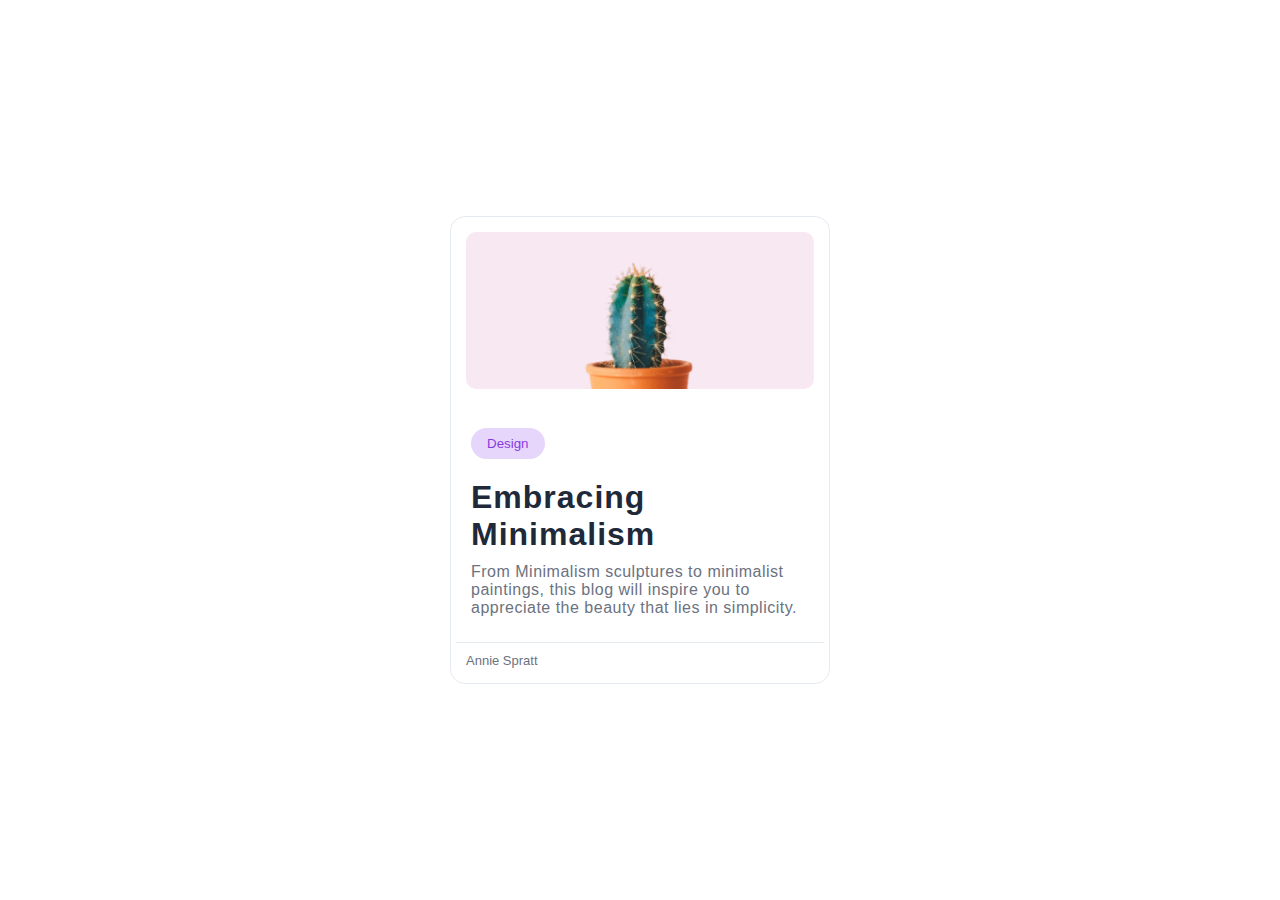
<file: blog-card/index.html>
<!DOCTYPE html>
<html lang="en">
<head>
    <meta charset="UTF-8">
    <meta name="viewport" content="width=device-width, initial-scale=1.0">
    <title>Blog-card</title>
    <link rel="stylesheet" href="style.css">
</head>
<body>
    <section id="blog">
         <div class="blog-card">
            <img src="cactus_img.jpg" alt="cactus_img">
         </div>
         <div class="content">
            <button class="btn">Design</button>
            <h1>Embracing Minimalism</h1>
            <p>From Minimalism sculptures to minimalist paintings, this blog will inspire you to appreciate the beauty that lies in simplicity.</p>
         </div>
         <div class="name">
            <p>Annie Spratt</p>
         </div>
    </section>
</body>
</html>
</file>
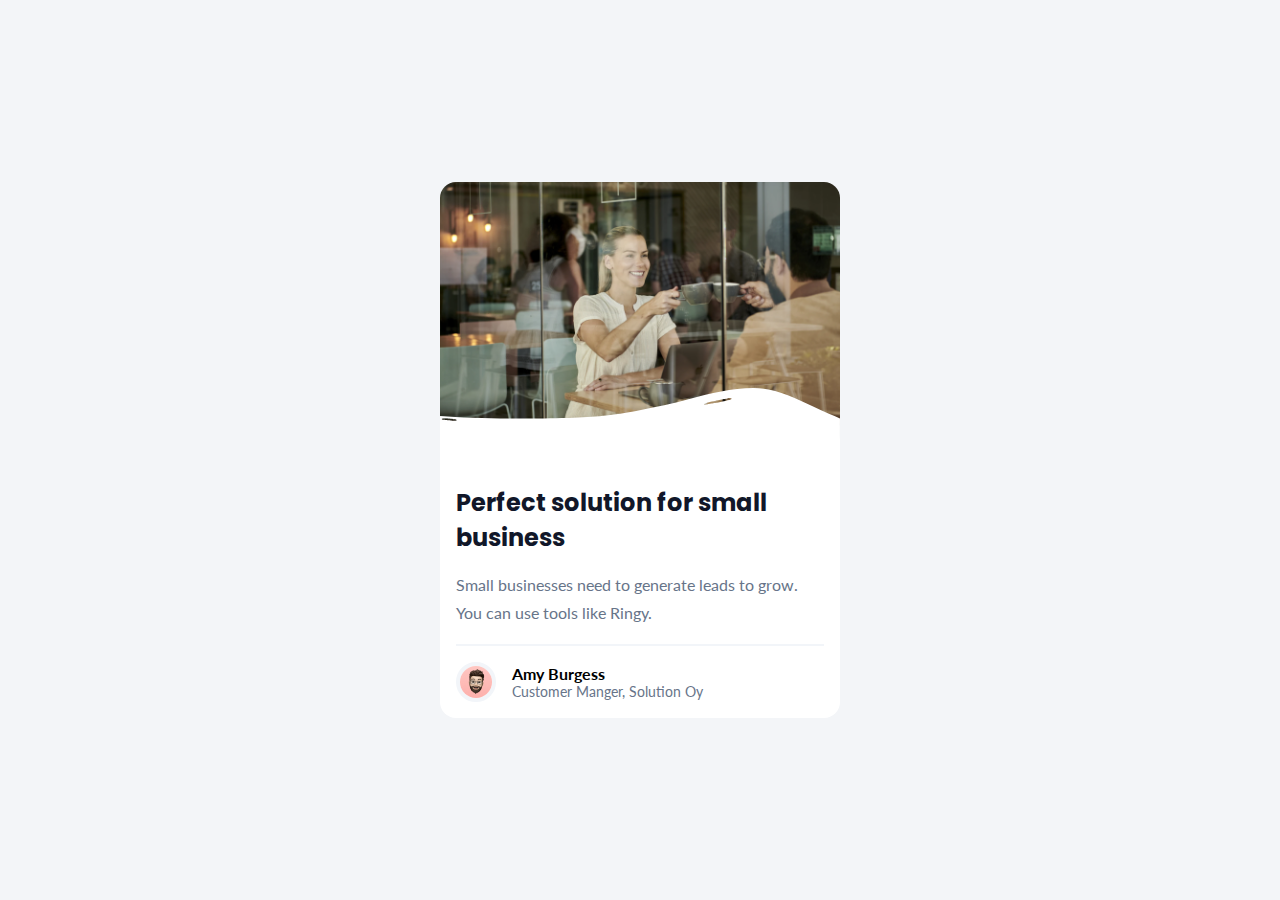
<file: business card/index.html>
<!DOCTYPE html>
<html lang="en">
  <head>
    <meta charset="UTF-8" />
    <meta name="viewport" content="width=device-width, initial-scale=1.0" />
    <link rel="stylesheet" href="style.css" />
    <title>Business Blog Page</title>
  </head>
  <body>
    <div class="container">
      <article style="position: relative">
        <img src="hero-image-business-card.png" alt="" class="hero" />

        <img src="white-overlay.svg" alt="" class="hero-deco" />
      </article>

      <div style="padding: 1rem">
        <article class="description">
          <h2>Perfect solution for small business</h2>
          <p>
            Small businesses need to generate leads to grow. You can use tools
            like Ringy.
          </p>
        </article>

        <article class="profile">
          <img src="avatar-image-business-card.png" alt="" />

          <ul>
            <li>Amy Burgess</li>
            <li>Customer Manger, Solution Oy</li>
          </ul>
        </article>
      </div>
    </div>
  </body>
</html>
</file>
<file: blog-card/style.css>
*{
    margin: 0;
    padding: 0;
    box-sizing: border-box;
    font-family:'outfit',sans-serif;
}

body{
    background-color: white;
   height: 100vh;
    align-items: center;
    display: flex;
   
}

#blog{
   width: 380px;
    margin: 0 auto;
   border: 1px solid #E5EAF0;
   border-radius: 15px;
}

.blog-card{
    padding: 15px;
    border-radius: 10px;
    text-align: center;
}

.blog-card img{
    width: 100%;
    border-radius: 10px;
}

.content{
    padding: 20px;
}

.btn{
    background-color:#E6D6FC ;
   color:#883AE1 ;
   padding: 0.5rem 1rem;
   border-radius: 30px;
   border: none;
   font-weight: 400;
   margin-bottom: 20px;
   cursor: pointer;
}
.btn:hover{
    background-color: #883AE175;
}

.content h1{
    color: #20293A;
    letter-spacing: 1px;
    margin-bottom: 10px;
}

.content p{
    color: #6C727F;
    
    letter-spacing: 0.5px;
  
}

.name{
    margin: 5px;
    padding: 10px;
    border-top: 1px solid #E5EAF0;
    color: #6C727F;
    font-size: small;
}
</file>
<file: business card/style.css>
@import url("https://fonts.googleapis.com/css2?family=Lato&family=Poppins:wght@600&display=swap");

* {
  margin: 0;
  padding: 0;
  box-sizing: border-box;
  font-family: "Lato", sans-serif;
}

img {
  max-width: 100%;
}

body {
  background-color: #f3f5f8;
  padding: 5rem 1rem;
}

.container {
  background-color: #fff;
  border-radius: 1rem;
  max-width: 400px;
  margin: auto;
}

.container img.hero {
  border-radius: 1rem;
}

.container img.hero-deco {
  position: absolute;
  bottom: 0;
  left: 0;
  width: 100%;
}

.container .description {
  margin: 1rem 0;
}

.container .description h2 {
  color: #111729;
  font-size: 24px;
  font-family: "Poppins", sans-serif;
  margin-bottom: 1rem;
}

.container .description p {
  color: #677489;
  line-height: 1.8;
  margin-bottom: 1rem;
}

.container .profile {
  display: flex;
  align-items: center;
  justify-content: flex-start;
  gap: 1rem;
  border-top: 2px solid #f2f5f9;
  padding-top: 1rem;
}

.container .profile img {
  width: 40px;
  height: 40px;
  border-radius: 50%;
  border: 4px solid #f2f5f9;
}

.container .profile ul {
  list-style-type: none;
}

.container .profile ul li:first-child {
  font-weight: bold;
}

.container .profile ul li:nth-child(2) {
  color: #677489;
  font-size: 14px;
}

@media (min-width: 640px) {
  body {
    padding: 0;
    display: grid;
    place-items: center;
    height: 100vh;
  }
}
</file>
